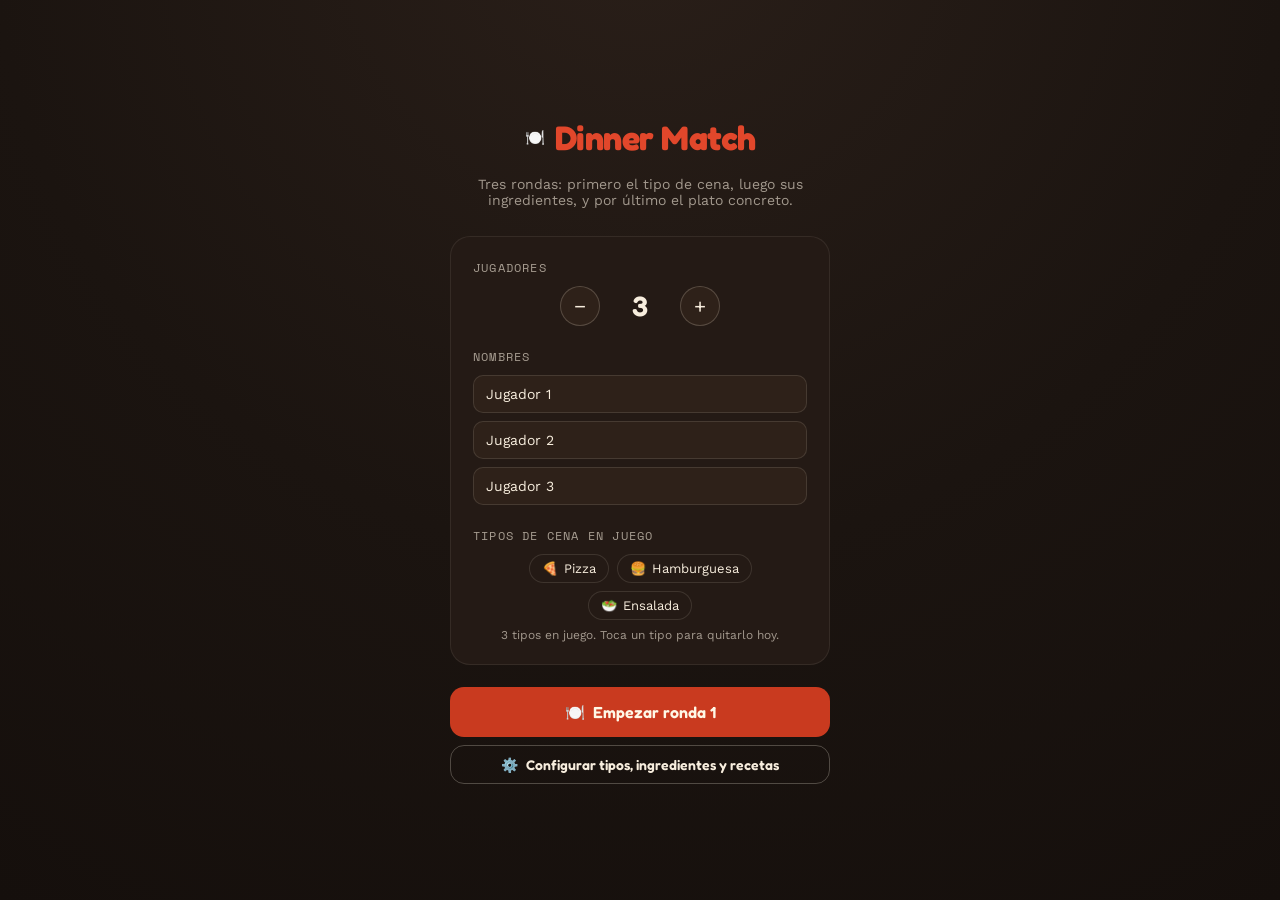
<file: index.html>
<!DOCTYPE html>
<html lang="es">
<head>
<meta charset="UTF-8" />
<meta name="viewport" content="width=device-width, initial-scale=1, viewport-fit=cover" />
<title>Dinner Match</title>
<meta name="description" content="Decide la cena del grupo sin discutir: tipo de cena, ingredientes y plato final, en tres rondas de swipe." />
<meta name="theme-color" content="#1B1410" />
<link rel="manifest" href="./manifest.json" />
<link rel="apple-touch-icon" href="./icons/apple-touch-icon.png" />
<link rel="icon" href="./icons/icon-192.png" />
<meta name="apple-mobile-web-app-capable" content="yes" />
<meta name="apple-mobile-web-app-status-bar-style" content="black-translucent" />
<meta name="apple-mobile-web-app-title" content="Dinner Match" />
<link rel="preconnect" href="https://fonts.googleapis.com">
<link rel="preconnect" href="https://fonts.gstatic.com" crossorigin>
<link href="https://fonts.googleapis.com/css2?family=Fredoka:wght@500;600;700&family=Work+Sans:wght@400;500;600&family=Space+Mono:wght@400;700&display=swap" rel="stylesheet">
<link rel="stylesheet" href="./css/style.css" />
</head>
<body>
<main id="app"></main>
<div id="announcer" class="sr-only" aria-live="polite" aria-atomic="true"></div>
<aside id="installBanner" class="install-banner" hidden aria-label="Instalar la app">
  <span>Instala Dinner Match en tu pantalla de inicio</span>
  <button id="installBtn">Instalar</button>
  <button id="installClose" class="install-close" aria-label="Cerrar el aviso de instalación"><span aria-hidden="true">✕</span></button>
</aside>
<script type="module" src="./js/app.js"></script>
</body>
</html>
</file>
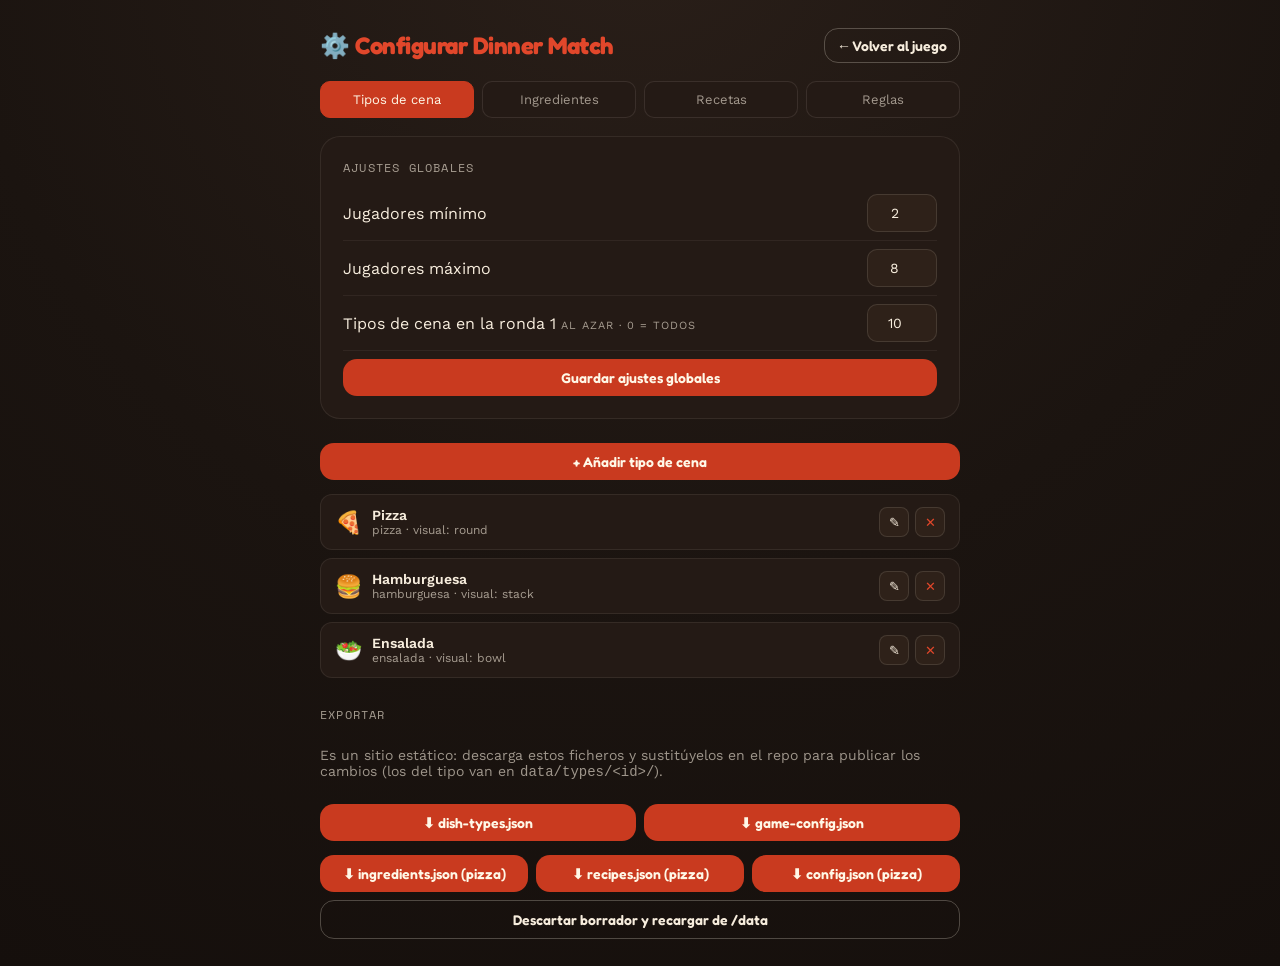
<file: admin.html>
<!DOCTYPE html>
<html lang="es">
<head>
<meta charset="UTF-8" />
<meta name="viewport" content="width=device-width, initial-scale=1, viewport-fit=cover" />
<title>Dinner Match — Configuración</title>
<meta name="theme-color" content="#1B1410" />
<link rel="icon" href="./icons/icon-192.png" />
<link rel="preconnect" href="https://fonts.googleapis.com">
<link rel="preconnect" href="https://fonts.gstatic.com" crossorigin>
<link href="https://fonts.googleapis.com/css2?family=Fredoka:wght@500;600;700&family=Work+Sans:wght@400;500;600&family=Space+Mono:wght@400;700&display=swap" rel="stylesheet">
<link rel="stylesheet" href="./css/style.css" />
</head>
<body>
<main id="app"></main>
<script type="module" src="./js/admin.js"></script>
</body>
</html>
</file>
<file: css/style.css>
* { box-sizing: border-box; }
html, body { margin: 0; padding: 0; background: #150F0C; }
body {
  min-height: 100vh;
  min-height: 100dvh;
  background: radial-gradient(circle at 50% -10%, #2A1F19 0%, #1B1410 55%, #150F0C 100%);
  color: #F7EDDD;
  font-family: 'Work Sans', sans-serif;
  display: flex;
  align-items: center;
  justify-content: center;
  padding: 28px 16px;
  padding-top: max(28px, env(safe-area-inset-top));
  padding-bottom: max(28px, env(safe-area-inset-bottom));
}
.display { font-family: 'Fredoka', sans-serif; }
.mono { font-family: 'Space Mono', monospace; }
.screen { width: 100%; max-width: 380px; display: flex; flex-direction: column; align-items: center; }
button { font-family: inherit; }

.logo-row { display: flex; align-items: center; gap: 10px; margin-bottom: 4px; }
.title { font-size: 34px; font-weight: 700; color: #E1472B; letter-spacing: -0.5px; }
.subtitle { color: rgba(247,237,221,0.6); font-size: 14px; margin-bottom: 28px; text-align: center; }

.card-panel { width: 100%; background: #241A15; border: 1px solid rgba(247,237,221,0.08); border-radius: 20px; padding: 22px; }
.row-label { font-size: 12px; text-transform: uppercase; letter-spacing: 1.2px; color: rgba(247,237,221,0.62); margin-bottom: 10px; }
.stepper { display: flex; align-items: center; justify-content: center; gap: 20px; margin-bottom: 22px; }
.step-btn { width: 40px; height: 40px; border-radius: 50%; border: 1px solid rgba(247,237,221,0.2); background: #2E2119; color: #F7EDDD; display: flex; align-items: center; justify-content: center; cursor: pointer; font-size: 20px; }
.step-btn:active { transform: scale(0.94); }
.step-count { font-family: 'Fredoka', sans-serif; font-size: 28px; font-weight: 600; min-width: 40px; text-align: center; }

.name-input, .text-input, .select-input, textarea.text-input {
  width: 100%; background: #2E2119; border: 1px solid rgba(247,237,221,0.12); border-radius: 10px;
  padding: 10px 12px; color: #F7EDDD; font-size: 14px; margin-bottom: 8px; font-family: 'Work Sans', sans-serif;
}
.name-input:focus, .text-input:focus, .select-input:focus { border-color: #E1472B; }

.cta { margin-top: 22px; width: 100%; background: #C93A1F; color: #FFF8E7; border: none; border-radius: 14px; padding: 15px; font-family: 'Fredoka', sans-serif; font-weight: 600; font-size: 16px; display: flex; align-items: center; justify-content: center; gap: 8px; cursor: pointer; }
.cta:active { transform: scale(0.98); }
.cta.ghost { background: transparent; border: 1px solid rgba(247,237,221,0.25); color: #F7EDDD; }
.cta.small { padding: 10px; font-size: 14px; margin-top: 8px; }
.cta.danger { background: #8C3A2A; }

.round-pill { font-family: 'Space Mono', monospace; font-size: 11px; letter-spacing: 1px; text-transform: uppercase; color: #E8A33D; border: 1px solid rgba(232,163,61,0.35); padding: 4px 10px; border-radius: 999px; margin-bottom: 16px; }

.avatar { width: 92px; height: 92px; border-radius: 50%; display: flex; align-items: center; justify-content: center; font-family: 'Fredoka', sans-serif; font-size: 34px; font-weight: 600; color: #1B1410; margin-bottom: 20px; }
.handoff-title { font-size: 24px; font-weight: 600; margin-bottom: 6px; text-align: center; }
.handoff-sub { color: rgba(247,237,221,0.55); font-size: 14px; text-align: center; margin-bottom: 26px; }
.player-tag { font-size: 12px; letter-spacing: 1px; text-transform: uppercase; color: rgba(247,237,221,0.62); margin-bottom: 10px; }

.swipe-top { width: 100%; display: flex; align-items: center; justify-content: space-between; margin-bottom: 14px; }
.progress-track { flex: 1; height: 8px; background: rgba(247,237,221,0.1); border-radius: 6px; margin-left: 12px; overflow: hidden; }
.progress-fill { height: 100%; background: linear-gradient(90deg,#E8A33D,#E1472B); border-radius: 6px; transition: width .2s ease; }
.count-label { font-size: 12px; color: rgba(247,237,221,0.62); white-space: nowrap; }

.stack { position: relative; width: 100%; height: 400px; margin-bottom: 22px; touch-action: none; }
.ing-card { position: absolute; inset: 0; border-radius: 24px; background: #241A15; border: 1px solid rgba(247,237,221,0.08); display: flex; flex-direction: column; align-items: center; justify-content: center; box-shadow: 0 20px 40px rgba(0,0,0,0.35); padding: 18px; user-select: none; }
.ing-card.behind { transform: scale(0.94) translateY(10px); opacity: 0.6; pointer-events: none; }
.ing-card.top { cursor: grab; }
.ing-card.top:active { cursor: grabbing; }
.ing-emoji { font-size: 90px; margin-bottom: 18px; filter: drop-shadow(0 8px 16px rgba(0,0,0,0.4)); }
.ing-name { font-family: 'Fredoka', sans-serif; font-size: 26px; font-weight: 600; text-align: center; padding: 0 20px; }
.stamp { position: absolute; top: 24px; font-family: 'Fredoka', sans-serif; font-weight: 700; font-size: 22px; border: 3px solid; padding: 4px 14px; border-radius: 8px; transform: rotate(-12deg); z-index: 3; display: none; }
.stamp.no { left: 20px; color: #8C6A5A; border-color: #8C6A5A; }
.stamp.yes { right: 20px; color: #6B8F47; border-color: #6B8F47; transform: rotate(12deg); }

.pizza-card-name { font-family: 'Fredoka', sans-serif; font-size: 22px; font-weight: 600; text-align: center; margin-bottom: 14px; }
.pizza-ing-grid { display: flex; flex-wrap: wrap; gap: 6px; justify-content: center; padding: 0 6px; }
.pizza-ing-chip { background: #2E2119; border: 1px solid rgba(247,237,221,0.1); border-radius: 999px; padding: 5px 10px; font-size: 12px; display: flex; align-items: center; gap: 5px; }
.custom-tag { font-size: 11px; color: #E8A33D; margin-top: 10px; text-transform: uppercase; letter-spacing: 1px; }

.swipe-btns { display: flex; gap: 26px; }
.round-btn { width: 62px; height: 62px; border-radius: 50%; border: none; cursor: pointer; display: flex; align-items: center; justify-content: center; box-shadow: 0 8px 20px rgba(0,0,0,0.3); font-size: 24px; }
.round-btn.no { background: #2E2119; color: #C98A3E; border: 1px solid rgba(247,237,221,0.15); }
.round-btn.yes { background: #C93A1F; color: #FFF8E7; }
.round-btn:active { transform: scale(0.9); }
.hint { margin-top: 14px; font-size: 12px; color: rgba(247,237,221,0.62); text-align: center; }
.undo-btn { width: auto; margin-top: 16px; padding: 8px 16px; }
.undo-btn:disabled { opacity: 0.4; cursor: default; }

.result-title { font-family: 'Fredoka', sans-serif; font-size: 26px; font-weight: 600; text-align: center; margin-bottom: 4px; }
.result-sub { color: rgba(247,237,221,0.55); font-size: 13px; text-align: center; margin-bottom: 22px; }
.pizza-wrap { position: relative; margin-bottom: 20px; }
.topping { position: absolute; font-size: 24px; transform: translate(-50%,-50%); z-index: 2; }

/* Dish visual styles — round (pizza/sushi), bowl (ensalada/pasta/sopa), stack (hamburguesa/tacos) */
.dish-visual .plate-bg, .dish-visual .plate-fill { position: absolute; }
.dish-visual.round .plate-bg { inset: 0; border-radius: 50%; background: #D98A3E; box-shadow: inset 0 0 0 14px #C97A2E; }
.dish-visual.round .plate-fill { inset: 16px; border-radius: 50%; background: radial-gradient(circle at 40% 35%, #C8471F, #A6371A); }

.dish-visual.bowl .plate-bg { inset: 0; border-radius: 50% 50% 46% 46% / 62% 62% 38% 38%; background: #8B5A2B; }
.dish-visual.bowl .plate-fill { inset: 14px; border-radius: 50% 50% 44% 44% / 56% 56% 44% 44%; background: radial-gradient(circle at 40% 30%, #6B8F47, #45602F); }

.dish-visual.stack .plate-bg { inset: 0; border-radius: 28px; background: #D98A3E; }
.dish-visual.stack .plate-fill { inset: 14px; border-radius: 18px; background: repeating-linear-gradient(180deg, #C97A2E 0 14%, #8B5A2B 14% 20%, #6B8F47 20% 28%, #E1472B 28% 34%, #C97A2E 34% 48%, #8B5A2B 48% 54%, #C97A2E 54% 68%); }
.chip-list { width: 100%; display: flex; flex-wrap: wrap; gap: 8px; justify-content: center; margin-bottom: 22px; }
.chip { background: #241A15; border: 1px solid rgba(247,237,221,0.12); border-radius: 999px; padding: 6px 12px; font-size: 13px; display: flex; align-items: center; gap: 6px; }
.chip-toggle { font: inherit; font-size: 13px; color: #F7EDDD; cursor: pointer; }
.chip-toggle.off { color: rgba(247,237,221,0.62); text-decoration: line-through; border-style: dashed; }
.empty-msg { text-align: center; color: rgba(247,237,221,0.55); font-size: 14px; margin-bottom: 26px; padding: 0 10px; }
.extra-pizza-row { width: 100%; display: flex; flex-direction: column; gap: 8px; margin-bottom: 22px; }
.extra-pizza { background: #241A15; border: 1px solid rgba(247,237,221,0.1); border-radius: 14px; padding: 12px 14px; display: flex; align-items: center; justify-content: space-between; flex-wrap: wrap; }
.extra-pizza-name { font-family: 'Fredoka', sans-serif; font-weight: 600; font-size: 15px; }
.extra-pizza-emojis { font-size: 15px; opacity: 0.8; }
.extra-pizza-ings { font-size: 12px; color: rgba(247,237,221,0.62); flex-basis: 100%; margin-top: 4px; line-height: 1.5; }
.section-title { font-size: 12px; text-transform: uppercase; letter-spacing: 1.2px; color: rgba(247,237,221,0.62); margin: 4px 0 12px; align-self: flex-start; }
.error-box { color: #EE5C3F; background: #241A15; border: 1px solid rgba(225,71,43,0.4); border-radius: 12px; padding: 14px; font-size: 13px; text-align: center; }

.install-banner {
  position: fixed; left: 16px; right: 16px; bottom: max(16px, env(safe-area-inset-bottom)); max-width: 380px; margin: 0 auto;
  background: #241A15; border: 1px solid rgba(232,163,61,0.35); border-radius: 14px; padding: 12px 14px;
  display: flex; align-items: center; justify-content: space-between; gap: 10px; z-index: 50;
  box-shadow: 0 10px 30px rgba(0,0,0,0.4);
}
.install-banner[hidden] { display: none; }
.install-banner > span { font-size: 13px; flex: 1; }
.install-banner button { background: #E8A33D; color: #1B1410; border: none; border-radius: 8px; padding: 8px 12px; font-weight: 600; font-size: 13px; cursor: pointer; white-space: nowrap; }
.install-banner .install-close { background: transparent; color: #F7EDDD; border: 1px solid rgba(247,237,221,0.25); min-width: 36px; min-height: 36px; padding: 0; }
/* Mientras el banner (fixed) está visible, reservar su altura para que no tape el final. */
body.has-install-banner { padding-bottom: calc(var(--install-banner-h, 64px) + 32px + env(safe-area-inset-bottom)); }

/* Admin-specific */
.admin-wrap { max-width: 640px; align-items: stretch; }
.admin-top { display: flex; align-items: center; justify-content: space-between; margin-bottom: 18px; }
.admin-nav { display: flex; gap: 8px; margin-bottom: 18px; }
.admin-nav button { flex: 1; background: #241A15; border: 1px solid rgba(247,237,221,0.1); color: rgba(247,237,221,0.6); border-radius: 10px; padding: 10px; cursor: pointer; font-size: 13px; }
.admin-nav button.active { background: #C93A1F; color: #FFF8E7; border-color: #C93A1F; }
.item-row { background: #241A15; border: 1px solid rgba(247,237,221,0.08); border-radius: 12px; padding: 12px 14px; margin-bottom: 8px; display: flex; align-items: center; gap: 10px; }
.item-row .emoji { font-size: 22px; }
.item-row .meta { flex: 1; min-width: 0; }
.item-row .name { font-weight: 600; font-size: 14px; }
.item-row .sub { font-size: 12px; color: rgba(247,237,221,0.62); }
.item-row .actions { display: flex; gap: 6px; }
.icon-btn { background: #2E2119; border: 1px solid rgba(247,237,221,0.12); color: #F7EDDD; border-radius: 8px; width: 30px; height: 30px; cursor: pointer; font-size: 13px; }
.icon-btn.danger { color: #E1472B; }
.form-grid { display: grid; grid-template-columns: 1fr 1fr; gap: 8px; }
.tag-toggle { font: inherit; font-size: 12px; color: #F7EDDD; display: inline-flex; align-items: center; gap: 5px; background: #2E2119; border: 1px solid rgba(247,237,221,0.12); border-radius: 999px; padding: 6px 10px; font-size: 12px; cursor: pointer; margin: 3px; }
.tag-toggle.selected { background: #C93A1F; border-color: #C93A1F; color: #FFF8E7; }
.tag-wrap { display: flex; flex-wrap: wrap; margin: 4px -3px 8px; }
.export-row { display: flex; gap: 8px; flex-wrap: wrap; margin-top: 6px; }
.export-row .cta { flex: 1; min-width: 140px; }
.config-row { display: flex; align-items: center; justify-content: space-between; padding: 8px 0; border-bottom: 1px solid rgba(247,237,221,0.06); }
.config-row input { width: 70px; text-align: center; }
.type-select-row { display: flex; align-items: center; gap: 8px; margin-bottom: 14px; }
.type-select-row select { flex: 1; margin: 0; }
.visual-badge { font-size: 11px; color: rgba(247,237,221,0.62); text-transform: uppercase; letter-spacing: 1px; }
.toast { position: fixed; bottom: 20px; left: 50%; transform: translateX(-50%); background: #E8A33D; color: #1B1410; padding: 10px 18px; border-radius: 999px; font-size: 13px; font-weight: 600; z-index: 100; }

/* ---- Accesibilidad ---- */
/* Encabezados y listas semánticos sin cambiar el aspecto de las clases existentes. */
h1, h2 { margin-top: 0; }
h1.logo-row { font-size: inherit; font-weight: inherit; margin: 0 0 4px; }
h2.section-title { font-weight: inherit; }
ul.chip-list, ul.extra-pizza-row { list-style: none; padding: 0; margin-top: 0; }
/* Anillo de foco visible y común (mostaza sobre fondo oscuro, 7.4:1). */
:focus-visible { outline: 3px solid #E8A33D; outline-offset: 2px; }
.ing-card.top:focus-visible { outline-offset: 4px; }
/* Oculto a la vista pero leído por lectores de pantalla. */
.sr-only { position: absolute; width: 1px; height: 1px; padding: 0; margin: -1px; overflow: hidden; clip: rect(0 0 0 0); white-space: nowrap; border: 0; }
@media (prefers-reduced-motion: reduce) {
  *, *::before, *::after { transition-duration: 0.01ms !important; animation-duration: 0.01ms !important; }
}
</file>
